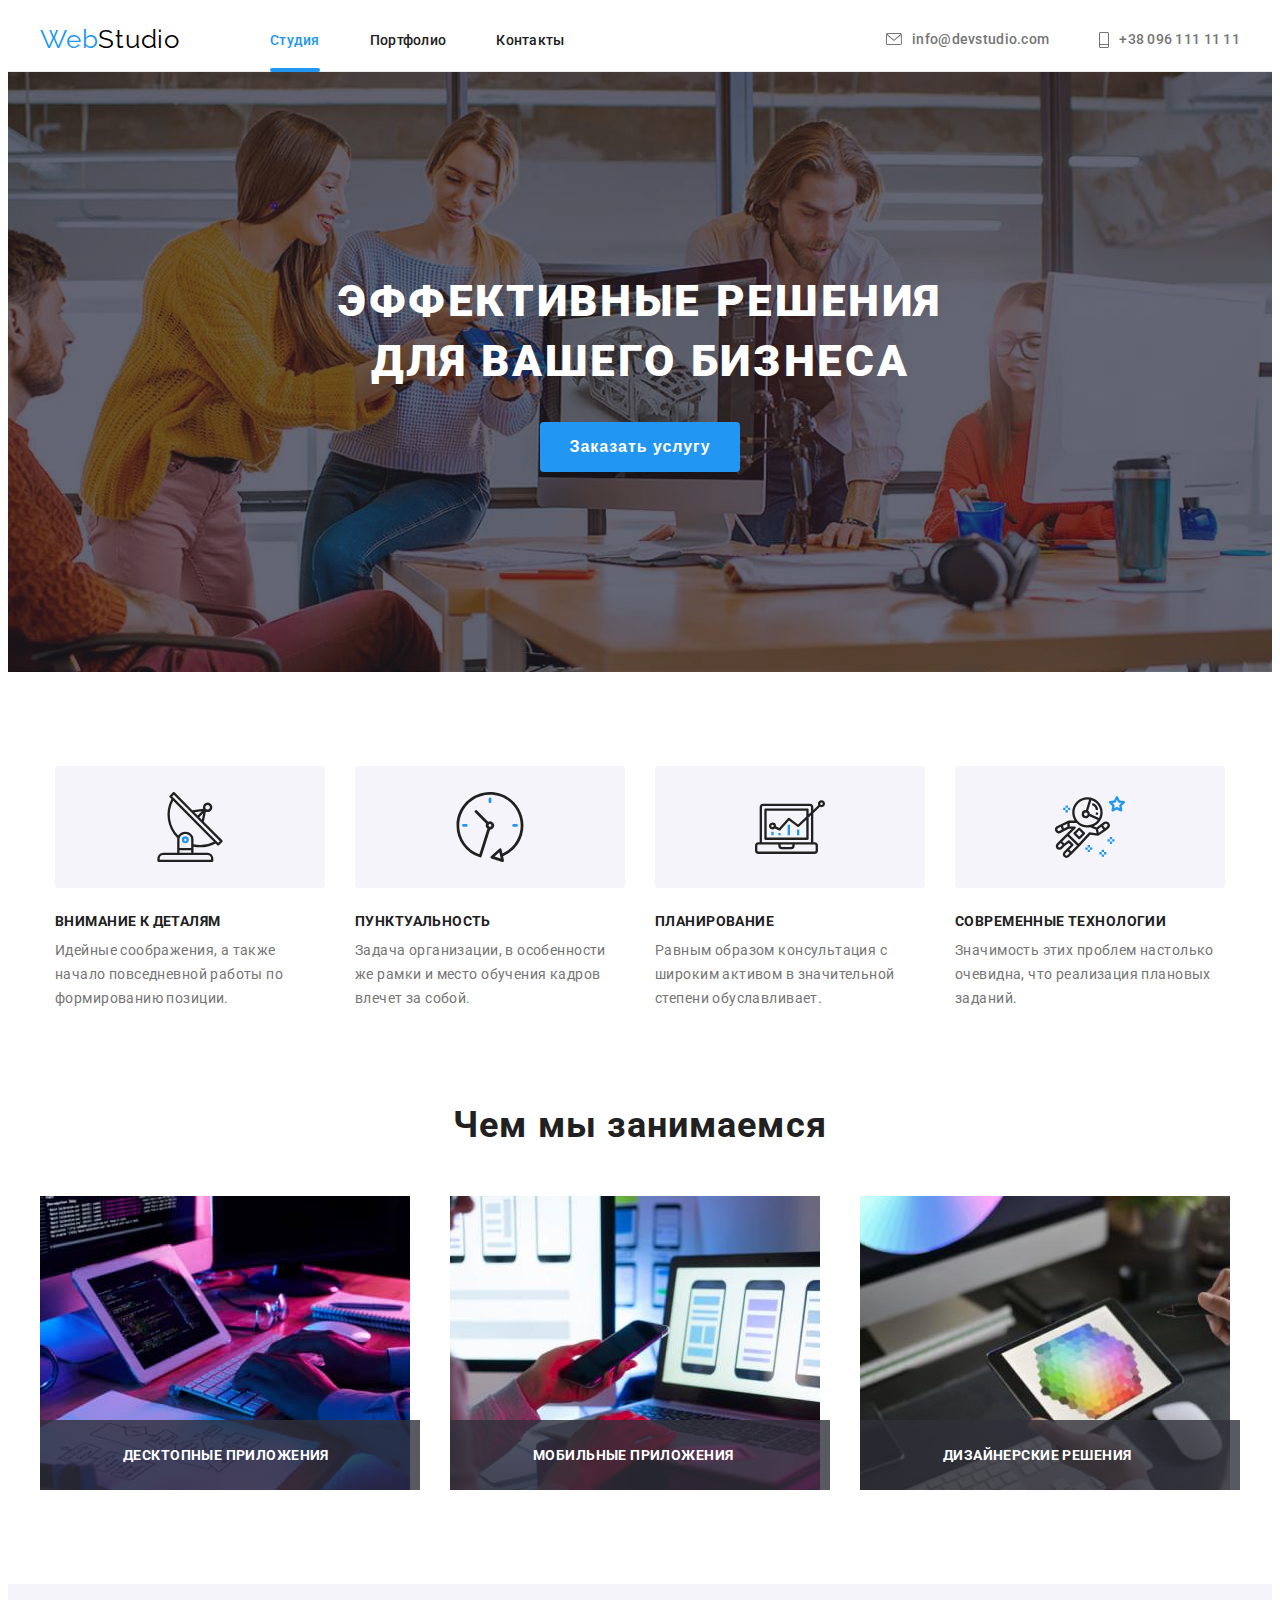
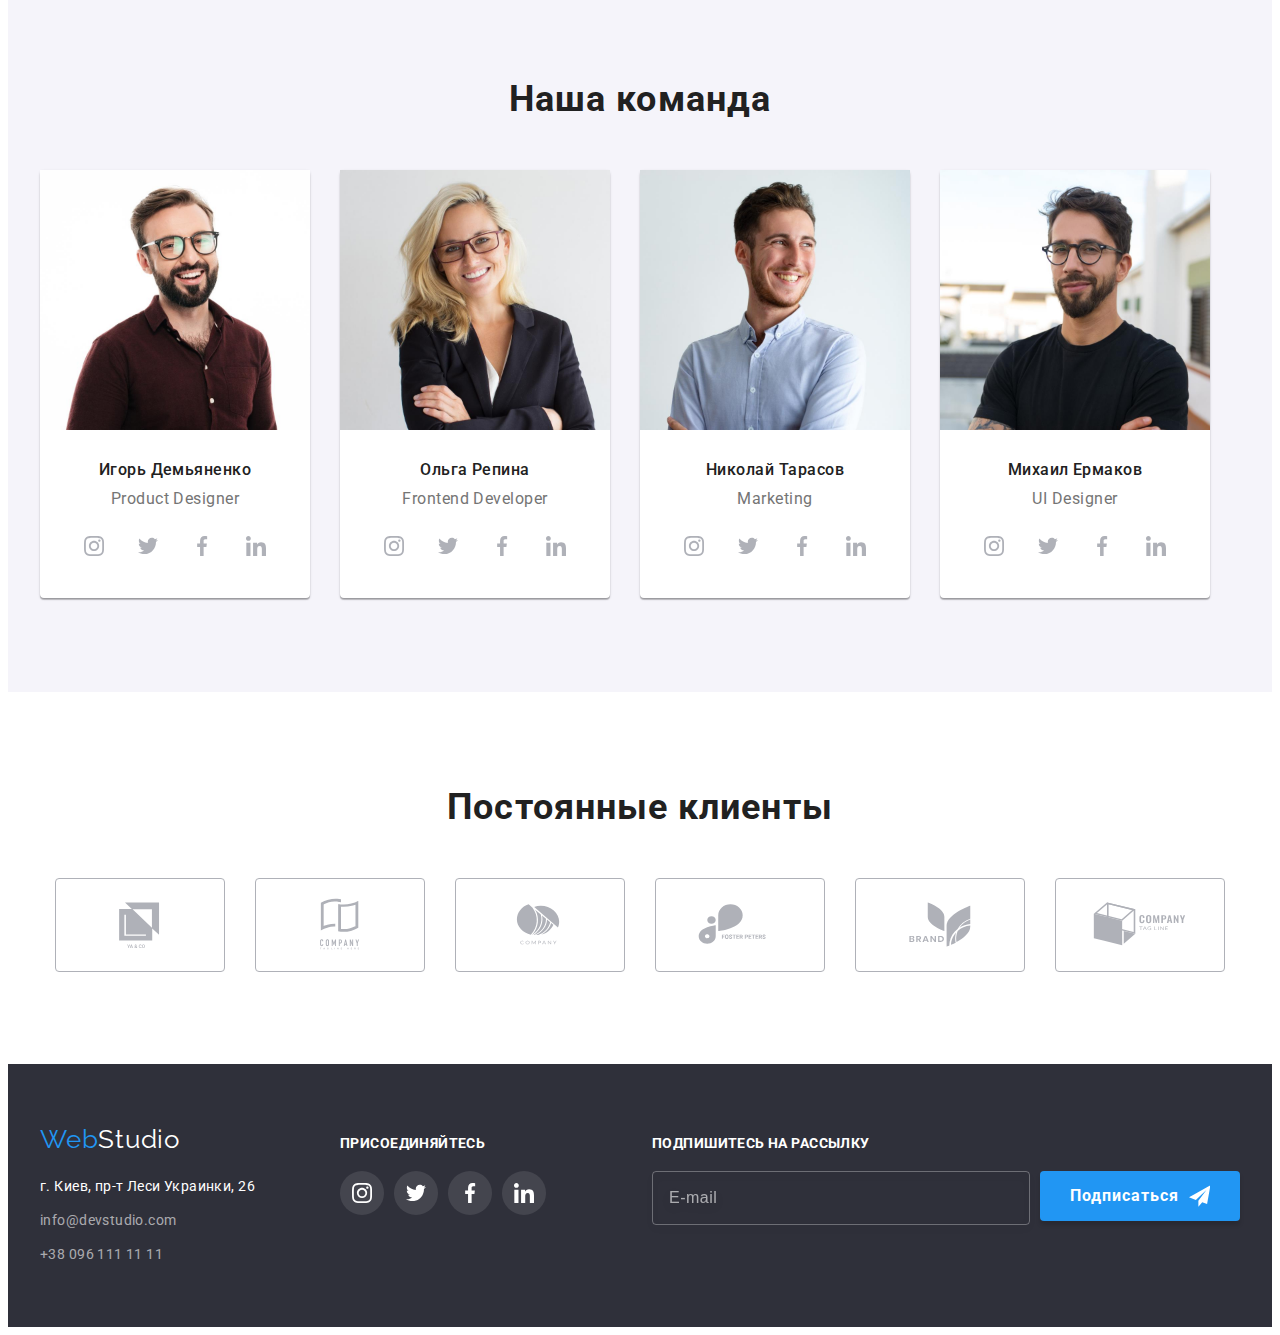
<file: index.html>
<!DOCTYPE html>
<html lang="ru">
<head>
    <meta charset="UTF-8">
    <meta http-equiv="X-UA-Compatible" content="IE=edge">
    <meta name="viewport" content="width=device-width, initial-scale=1.0">
    <title>Webstudio &#128640;</title>
    <link rel="preconnect" href="https://fonts.googleapis.com">
    <link rel="preconnect" href="https://fonts.gstatic.com" crossorigin>
    <link href="https://fonts.googleapis.com/css2?family=Raleway:wght@700&family=Roboto:wght@400;500;700;900&display=swap"
        rel="stylesheet">
    <link rel="stylesheet" href="https://cdnjs.cloudflare.com/ajax/libs/modern-normalize/1.1.0/modern-normalize.min.css"
        integrity="sha512-wpPYUAdjBVSE4KJnH1VR1HeZfpl1ub8YT/NKx4PuQ5NmX2tKuGu6U/JRp5y+Y8XG2tV+wKQpNHVUX03MfMFn9Q=="
        crossorigin="anonymous" referrerpolicy="no-referrer" />
    <!-- <link rel="stylesheet" href="./css/styles.css" /> -->
    <link rel="stylesheet" href="./css/main.min.css" />

</head>
<body>
    <header class="header">
        <div class="container">
    <a class="logo header__logo link" href="/">
                    <p lang="en"><span class="logo__blue link">Web</span>Studio</p>
                </a>
        <nav class="nav">
            <ul class="nav__list list">
                <li class="nav__item"> <a class="nav__link link current" href="./index.html">Студия</a></li>
                <li class="nav__item"> <a class="nav__link link" href="./portfolio.html">Портфолио</a></li>
                <li class="nav__item"> <a class="nav__link link" href="#contacts">Контакты</a></li>
            </ul>
        </nav>
        <div class="connect header__connect">
        <a href="mailto:info@devstudio.com" class="connect__link link"> <svg class="connect__icon" width="16" height="12px">
            <use href="./img/svg/icons.svg#icon-envelope"></use> </svg> info@devstudio.com</a>
        <a href="tel:+380961111111" class="connect__tel link"> <svg class="connect__icon" width="10" height="16px">
            <use href="./img/svg/icons.svg#icon-smartphone"></use>
        </svg> +38 096 111 11 11</a>
        </div>
                <button type="button" class="header-open-button"> <svg class="header-open-icon" width="40" height="40px">
                        <use href="./img/svg/icons.svg#icon-menu_40px"></use>
                    </svg></button>
                <div class="mob is-hidden">
                <button type="button" class="mob-button"> <svg class="mob-icon" width="40" height="40px">
                    <use href="./img/svg/icons.svg#icon-close_40px"></use>
                  </svg></button>
                    <div class="mobcontent">
                    <nav class="mob__nav">
                        <ul class="mob__navlist list">
                            <li class="mob__navitem"> <a class="mob__navlink link current" href="./index.html">Студия</a></li>
                            <li class="mob__navitem"> <a class="mob__navlink link" href="./portfolio.html">Портфолио</a></li>
                            <li class="mob__navitem"> <a class="mob__navlink link" href="#contacts">Контакты</a></li>
                        </ul>
                    </nav>
                    <div class="mob__connect header__connect">
                        <a href="tel:+380961111111" class="mob__tel link"> +38 096 111 11 11</a>
                        <a href="mailto:info@devstudio.com" class="mob__link link">  info@devstudio.com</a>
                    <ul class="social-mob__list list">
                        <li class="social-mob__item">
                            <a href="/" class="social-mob__link link">Instagram</a>
                        </li>
                        <li class="social-mob__item">
                            <a href="/" class="social-mob__link link">Twitter</a>
                        </li>
                        <li class="social-mob__item">
                            <a href="/" class="social-mob__link link">Facebook</a>
                        </li>
                        <li class="social-mob__item">
                            <a href="/" class="social-mob__link link">LinkedIn</a>
                        </li>
                    </ul>
                        </div>
                    </div>

                </div>
        </div>
    </header>
    <main>
        <section class="top">
            <div class="container">
            <h1 class="top__title">Эффективные решения <br> для вашего бизнеса</h1>
            <button class="top__button" data-modal-open>Заказать услугу</button>
            </div>
        </section>
        <section class="features">
            <div class="container">
                <ul class="features__list list">
                    <li class="features__item feature-icon-1">
                        <h3 class="features__title">Внимание к деталям</h3>
                        <p class="features__text">Идейные соображения, а также начало повседневной работы по формированию позиции.</p>
                    </li>
                    <li class="features__item feature-icon-2">
                        <h3 class="features__title">Пунктуальность</h3>
                        <p class="features__text">Задача организации, в особенности же рамки и место обучения кадров влечет за собой.</p>
                    </li>
                    <li class="features__item  feature-icon-3">
                        <h3 class="features__title">Планирование</h3>
                        <p class="features__text">Равным образом консультация с широким активом в значительной степени обуславливает.</p>
                    </li>
                    <li class="features__item  feature-icon-4">
                        <h3 class="features__title">Современные технологии</h3>
                        <p class="features__text">Значимость этих проблем настолько очевидна, что реализация плановых заданий.</p>
                    </li>
                </ul>
        </section>
        <section class="wwd">
            <div class="container">
            <h2 class="wwd__title">Чем мы занимаемся</h2>
                <ul class="wwd__list list">
                    <li class="wwd__item">
                        <h class="wwd__text">Десктопные приложения</h>
                        <img class="wwd__img" src="./img/box-1.jpg" alt="человек печатает1" width="370" height="294">
                    </li>
                    <li class="wwd__item">
                        <h class="wwd__text">Мобильные приложения</h>
                        <img class="wwd__img" src="./img/box-2.jpg" alt="человек печатает2" width="370" height="294">
                    </li>
                    <li class="wwd__item">
                        <h class="wwd__text">Дизайнерские решения</h>
                        <img class="wwd__img" src="./img/box-3.jpg" alt="человек печатает3" width="370" height="294">
                    </li>
                </ul>
                </div>
            </section>
        <section class="team">
            <div class="container">
            <h2 class="team__title">Наша команда</h2>
            <ul class="team__list list">
                <li class="team__item">
                    <picture>
                        <source
                        srcset="./img/img-1-des.jpg 1x, ./img/img-1-des-2x.jpg 2x"
                        @media="(min-width: 1200px)"/>
                        <source srcset="./img/img-1-tab.jpg 1x, ./img/img-1-tab-2x.jpg 2x"
                        @media="(min-width: 768px)" />
                        <source srcset="./img/img-1-mob.jpg 1x, ./img/img-1-mob-2x.jpg 2x"
                        @media="(min-width: 480px)" />
                    </picture>
                    <img src="./img/img-1-des.jpg" alt="член команды1">
                    <div class="who">
                    <h3 class="who__title">Игорь Демьяненко</h3>
                    <p class="who__text">Product Designer</p>
                    </div>
                    <ul class="soc-list team__soc list">
                        <li class="soc-list__icon"> <a href="" class="soc-list__link link"><svg class="soc-list__pic" width="20px" height="20px">
                            <use href="./img/svg/icons.svg#icon-instagram"></use>
                        </svg></a></li>
                        <li class="soc-list__icon"><a href="" class="soc-list__link link"><svg class="soc-list__pic" width="20px" height="20px">
                            <use href="./img/svg/icons.svg#icon-twitter"></use>
                        </svg></a></li>
                        <li class="soc-list__icon"><a href="" class="soc-list__link link"><svg class="soc-list__pic" width="20px" height="20px">
                            <use href="./img/svg/icons.svg#icon-facebook"></use>
                        </svg></a></li>
                        <li class="soc-list__icon"><a href="" class="soc-list__link link"><svg class="soc-list__pic" width="20px" height="20px">
                            <use href="./img/svg/icons.svg#icon-linkedin"></use>
                        </svg></a></li>
                    </ul>
                </li>
                <li class="team__item">
                    <picture>
                        <source srcset="./img/img-2-des.jpg 1x, ./img/img-2-des-2x.jpg 2x" @media="(min-width: 1200px)"/>
                        <source srcset="./img/img-2-tab.jpg 1x, ./img/img-2-tab-2x.jpg 2x" @media="(min-width: 768px)"/>
                        <source srcset="./img/img-2-mob.jpg 1x, ./img/img-2-mob-2x.jpg 2x" @media="(min-width: 480px)"/>
                    </picture>
                    <img src="./img/img-2.jpg" alt="член команды2">
                    <div class="who">
                    <h3 class="who__title">Ольга Репина</h3>
                    <p class="who__text">Frontend Developer</p>
                    </div>
                    <ul class="soc-list team__soc list">
                        <li class="soc-list__icon">
                            <a href="" class="soc-list__link link">
                                <svg class="soc-list__pic" width="20px" height="20px">
                                    <use href="./img/svg/icons.svg#icon-instagram"></use>
                                </svg></a>
                        </li>
                        <li class="soc-list__icon"><a href="" class="soc-list__link link"><svg class="soc-list__pic" width="20px"
                                    height="20px">
                                    <use href="./img/svg/icons.svg#icon-twitter"></use>
                                </svg></a></li>
                        <li class="soc-list__icon"><a href="" class="soc-list__link link"><svg class="soc-list__pic" width="20px"
                                    height="20px">
                                    <use href="./img/svg/icons.svg#icon-facebook"></use>
                                </svg></a></li>
                        <li class="soc-list__icon"><a href="" class="soc-list__link link"><svg class="soc-list__pic" width="20px"
                                    height="20px">
                                    <use href="./img/svg/icons.svg#icon-linkedin"></use>
                                </svg></a></li>
                    </ul>
                </li>
                <li class="team__item">
                    <img src="./img/img-3.jpg" alt="член команды3">
                    <div class="who">
                    <h3 class="who__title">Николай Тарасов</h3>
                    <p class="who__text">Marketing</p>
                    </div>
                    <ul class="soc-list team__soc list">
                        <li class="soc-list__icon">
                            <a href="" class="soc-list__link link">
                                <svg class="soc-list__pic" width="20px" height="20px">
                                    <use href="./img/svg/icons.svg#icon-instagram"></use>
                                </svg></a>
                        </li>
                        <li class="soc-list__icon"><a href="" class="soc-list__link link"><svg class="soc-list__pic" width="20px"
                                    height="20px">
                                    <use href="./img/svg/icons.svg#icon-twitter"></use>
                                </svg></a></li>
                        <li class="soc-list__icon"><a href="" class="soc-list__link link"><svg class="soc-list__pic" width="20px"
                                    height="20px">
                                    <use href="./img/svg/icons.svg#icon-facebook"></use>
                                </svg></a></li>
                        <li class="soc-list__icon"><a href="" class="soc-list__link link"><svg class="soc-list__pic" width="20px"
                                    height="20px">
                                    <use href="./img/svg/icons.svg#icon-linkedin"></use>
                                </svg></a></li>
                    </ul>
                </li>
                <li class="team__item">
                    <img src="./img/img-4.jpg" alt="член команды4">
                    <div class="who">
                    <h3 class="who__title">Михаил Ермаков</h3>
                    <p class="who__text">UI Designer</p>
                    </div>
                    <ul class="soc-list team__soc list">
                        <li class="soc-list__icon"> <a href="" class="soc-list__link link"><svg class="soc-list__pic" width="20px"
                                    height="20px">
                                    <use href="./img/svg/icons.svg#icon-instagram"></use>
                                </svg></a></li>
                        <li class="soc-list__icon"><a href="" class="soc-list__link link"><svg class="soc-list__pic" width="20px"
                                    height="20px">
                                    <use href="./img/svg/icons.svg#icon-twitter"></use>
                                </svg></a></li>
                        <li class="soc-list__icon"><a href="" class="soc-list__link link"><svg class="soc-list__pic" width="20px"
                                    height="20px">
                                    <use href="./img/svg/icons.svg#icon-facebook"></use>
                                </svg></a></li>
                        <li class="soc-list__icon"><a href="" class="soc-list__link link"><svg class="soc-list__pic" width="20px"
                                    height="20px">
                                    <use href="./img/svg/icons.svg#icon-linkedin"></use>
                                </svg></a></li>
                    </ul>
                </li>
            </ul>
            </div>
        </section>
        <section class="partners">
            <div class="container">
                <h2 class="partners__title">Постоянные клиенты</h2>
                    <ul class="partners__list list">
                        <il class="partners__item"><a href="" class="partners__link link"><svg class="partners__icon" width="106px" height="60px">
                            <use href="./img/svg/icons.svg#icon-Logo1"></use>
                        </svg></a></il>
                        <il class="partners__item"><a href="" class="partners__link link"><svg class="partners__icon" width="106px" height="60px">
                            <use href="./img/svg/icons.svg#icon-Logo2"></use>
                        </svg></a></il>
                        <il class="partners__item"><a href="" class="partners__link link"><svg class="partners__icon" width="106px" height="60px">
                            <use href="./img/svg/icons.svg#icon-Logo3"></use>
                        </svg></a></il>
                        <il class="partners__item"><a href="" class="partners__link link"><svg class="partners__icon" width="106px" height="60px">
                            <use href="./img/svg/icons.svg#icon-Logo4"></use>
                        </svg></a></il>
                        <il class="partners__item"><a href="" class="partners__link link"><svg class="partners__icon" width="106px" height="60px">
                            <use href="./img/svg/icons.svg#icon-Logo5"></use>
                        </svg></a></il>
                        <il class="partners__item"><a href="" class="partners__link link"><svg class="partners__icon" width="106px" height="60px">
                            <use href="./img/svg/icons.svg#icon-Logo6"></use>
                        </svg></a></il>
                    </ul>
            </div>
        </section>
    </main>
    <footer class="footer">
        <div class="container footer-info">
            <div class="contacts">
              <div class="contacts-soc">
                <a class="logo footer-logo link" href="/">
                    <p lang="en"><span class="logo__blue link">Web</span>Studio</p>
                </a>
                <address class="address footer__address" id="contacts">
                    <ul class="address__list list">
                        <li class="address__item"><a class="address__location link" href="https://goo.gl/maps/YJ5V9x83WiAXV78t8" target="_blank" rel="noopener nofollow noreferrer">г. Киев, пр-т Леси Украинки, 26</a></li>
                        <li class="address__item"><a class="address__mail link" href="mailto:info@devstudio.com">info@devstudio.com</a></li>
                        <li class="address__item"><a class="address__tel link" href="tel:+380961111111">+38 096 111 11 11</a></li>
                    </ul>
                                    </address>
          </div>
            <div class="social">
                <h3 class="social__title">присоединяйтесь</h3>
                <ul class="soc-list list">
                    <li class="soc-list__icon"> <a href="" class="soc-list__link footer__soclink link"><svg class="soc-list__pic footer__pic" width="20px"
                                height="20px">
                                <use href="./img/svg/icons.svg#icon-instagram"></use>
                            </svg></a></li>
                    <li class="soc-list__icon"><a href="" class="soc-list__link footer__soclink link"><svg class="soc-list__pic footer__pic" width="20px"
                                height="20px">
                                <use href="./img/svg/icons.svg#icon-twitter"></use>
                            </svg></a></li>
                    <li class="soc-list__icon"><a href="" class="soc-list__link footer__soclink link"><svg class="soc-list__pic footer__pic" width="20px"
                                height="20px">
                                <use href="./img/svg/icons.svg#icon-facebook"></use>
                            </svg></a></li>
                    <li class="soc-list__icon"><a href="" class="soc-list__link footer__soclink link"><svg class="soc-list__pic footer__pic" width="20px"
                                height="20px">
                                <use href="./img/svg/icons.svg#icon-linkedin"></use>
                            </svg></a></li>
                </ul>
            </div>
                        </div>

                <div class="subscribe">
                    <p class="subscribe__title">Подпишитесь на рассылку</p>
                        <div class="subscribe__field">
                            <input type="email" name="footer-name" class="subscribe__input" placeholder="E-mail" >
                            <button type="submit" class="subscribe__button">Подписаться <svg class="subscribe__icon" width="24" height="24">
                            <use href="./img/svg/icons.svg#icon-plane"></use>
                            </svg></button>                       
                        </div>
                </div>
                            </div>
    </footer>
    <div class="backdrop is-hidden" data-modal>        
        <div class="modal">
            <button class="close-modal-button" data-modal-close>
                <svg class="link-icon-close">
                    <use href="./img/svg/icons.svg#icon-close-black"></use>
                </svg>
            </button>
                <p class="modal-title">Оставьте свои данные, мы вам перезвоним</p>
            <form class="modal-form">
                <div class="modal-field">
                <label class="modal-label" for="name">Имя</label>
                <div class="modal-wrap">
                <input type="text" name="user-name" class="modal-input" id="name" />
                <svg class="form-icon" width="18px" height="18px">
                    <use href="./img/svg/icons.svg#icon-person"></use>
                </svg>
                </div>
                </div>
                <div class="modal-field">
                <label class="modal-label" for="tel">Телефон</label>
                <div class="modal-wrap">
                <input type="tel" name="user-tel" class="modal-input" id="tel"/>
                <svg class="form-icon" width="18px" height="18px">
                    <use href="./img/svg/icons.svg#icon-tel"></use>
                </svg>
                </div>
                </div>
                <div class="modal-field">
                <label class="modal-label" for="mail">Почта</label>
                <div class="modal-wrap">
                <input type="email" name="user-email" class="modal-input" id="mail"/>
                <svg class="form-icon" width="18px" height="18px">
                    <use href="./img/svg/icons.svg#icon-mail"></use>
                </svg>
                </div>
                </div>
                <div class="modal-field">
                <label class="modal-label" for="comment">Комментарий</label>
                <textarea name="user-comment" class="modal-input-comment" id="comment" placeholder="Введите текст"></textarea>
                </div>
                <div class="modal-field">
                <input type="checkbox" name="policy" id="policy" class="modal-check visually-hidden" >
                <label for="policy" class="policy">
                    <span>
                    <svg class="check-icon" width="11px" height="8px">
                        <use href="./img/svg/icons.svg#icon-placeok"></use>
                    </svg>
                    </span>Соглашаюсь с рассылкой и принимаю
                    <a class="modal-policy-link" href="">Условия договора</a>
                    
                </label>
                                </div>
                <button type="submit" class="modal-button">Oтправить</button>
                
            </form>
        </div>
    </div>
    </div>
    <script src="./js/modal.js"></script>
    <script src="./js/menu.js"></script>
</body>
</html>
</file>
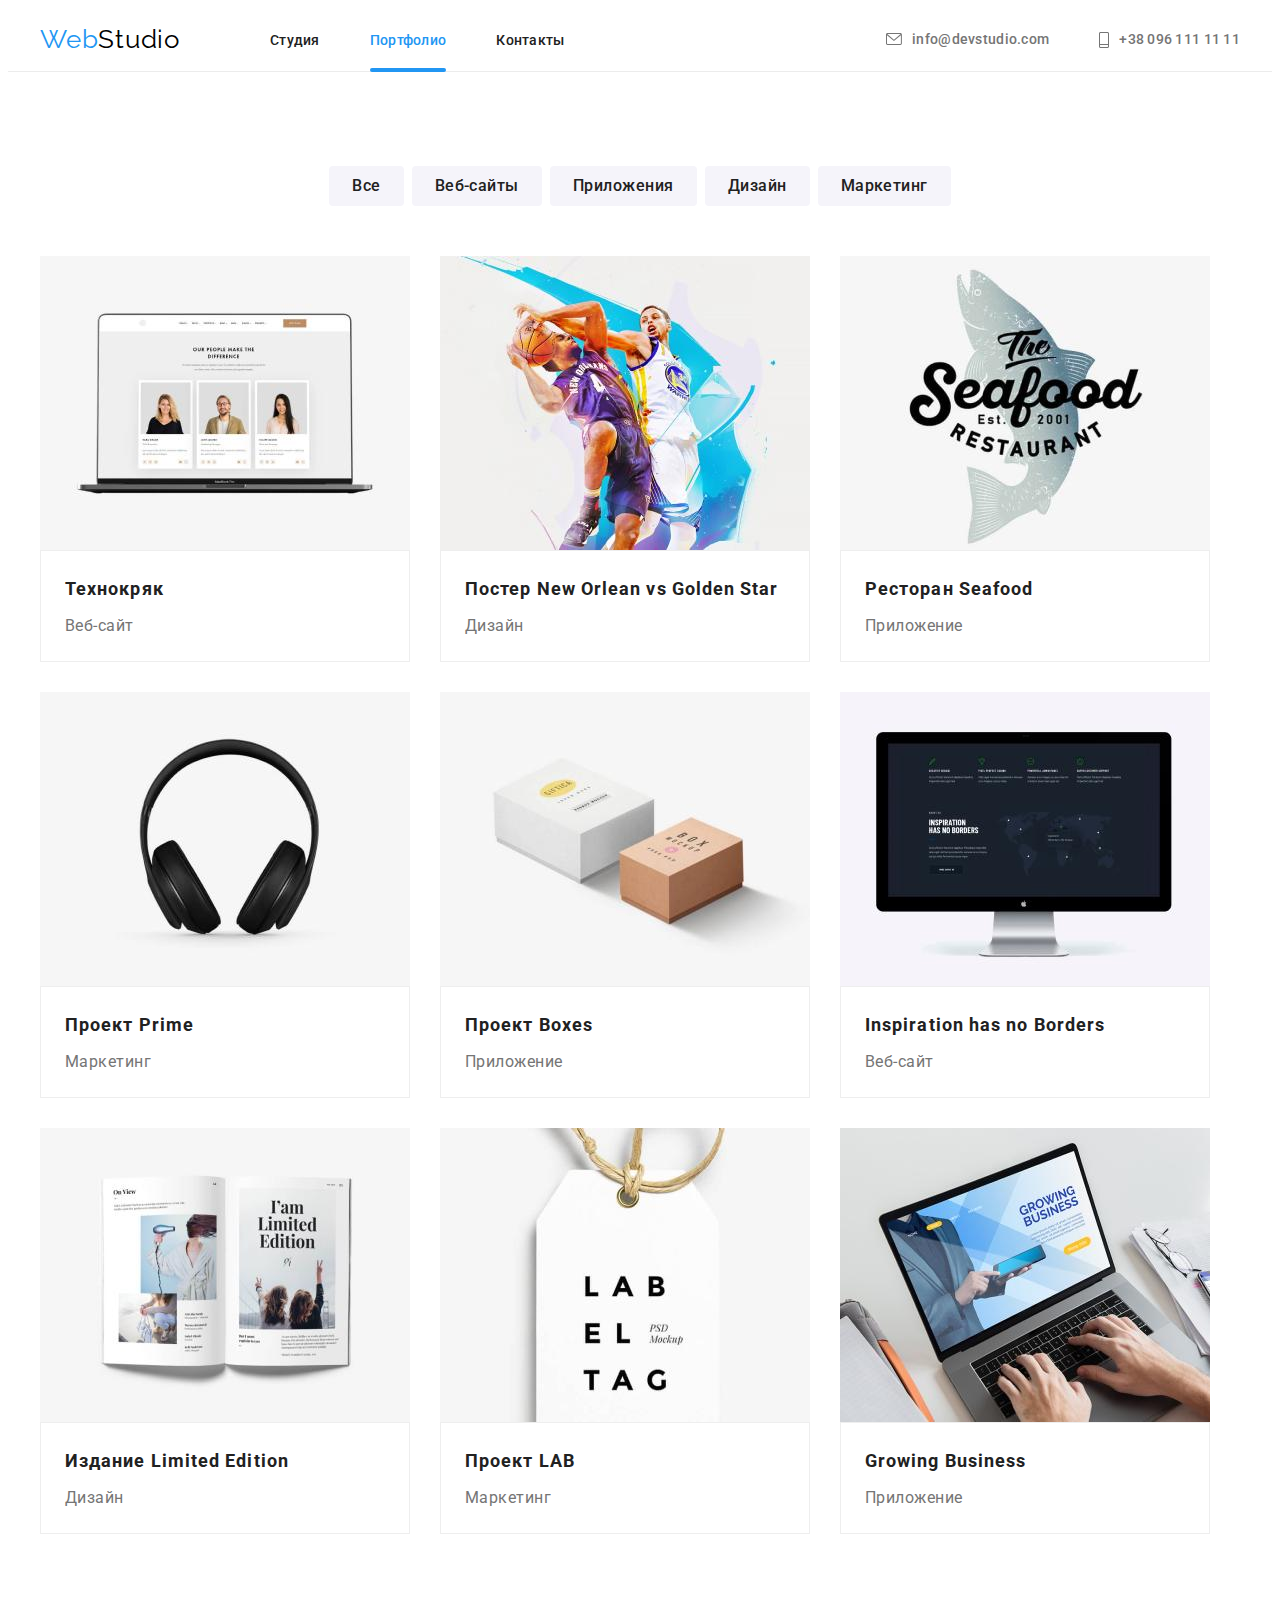
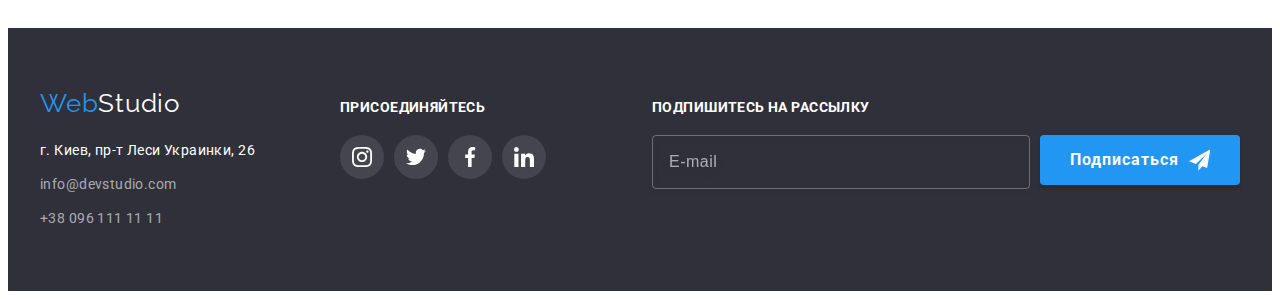
<file: portfolio.html>
<!DOCTYPE html>
<html lang="ru">
<head>
    <meta charset="UTF-8">
    <meta http-equiv="X-UA-Compatible" content="IE=edge">
    <meta name="viewport" content="width=device-width, initial-scale=1.0">
    <title>Webstudio &#128640;</title>
    <link rel="preconnect" href="https://fonts.googleapis.com">
    <link rel="preconnect" href="https://fonts.gstatic.com" crossorigin>
    <link href="https://fonts.googleapis.com/css2?family=Raleway:wght@700&family=Roboto:wght@400;500;700;900&display=swap"
        rel="stylesheet">
    <link rel="stylesheet" href="https://cdnjs.cloudflare.com/ajax/libs/modern-normalize/1.1.0/modern-normalize.min.css"
        integrity="sha512-wpPYUAdjBVSE4KJnH1VR1HeZfpl1ub8YT/NKx4PuQ5NmX2tKuGu6U/JRp5y+Y8XG2tV+wKQpNHVUX03MfMFn9Q=="
        crossorigin="anonymous" referrerpolicy="no-referrer" />
    <!-- <link rel="stylesheet" href="./css/styles.css" /> -->
        <link rel="stylesheet" href="./css/main.min.css" />

</head>
<body>
    <header class="header">
      <div class="container">
        <a class="logo header__logo link" href="/">
          <p lang="en"><span class="logo__blue link">Web</span>Studio</p>
        </a>
        <nav class="nav">
          <ul class="nav__list list">
            <li class="nav__item"> <a class="nav__link link" href="./index.html">Студия</a></li>
            <li class="nav__item"> <a class="nav__link link current" href="./portfolio.html">Портфолио</a></li>
            <li class="nav__item"> <a class="nav__link link" href="#contacts">Контакты</a></li>
          </ul>
        </nav>
        <div class="connect header__connect">
          <a href="mailto:info@devstudio.com" class="connect__link link"> <svg class="connect__icon" width="16"
              height="12px">
              <use href="./img/svg/icons.svg#icon-envelope"></use>
            </svg> info@devstudio.com</a>
          <a href="tel:+380961111111" class="connect__tel link"> <svg class="connect__icon" width="10" height="16px">
              <use href="./img/svg/icons.svg#icon-smartphone"></use>
            </svg> +38 096 111 11 11</a>
        </div>
        <button type="button" class="header-open-button"> <svg class="header-open-icon" width="40" height="40px">
            <use href="./img/svg/icons.svg#icon-menu_40px"></use>
          </svg></button>
        <div class="mob is-hidden">
          <button type="button" class="mob-button"> <svg class="mob-icon" width="40" height="40px">
              <use href="./img/svg/icons.svg#icon-close_40px"></use>
            </svg></button>
          <div class="mobcontent">
            <nav class="mob__nav">
              <ul class="mob__navlist list">
                <li class="mob__navitem"> <a class="mob__navlink link current" href="./index.html">Студия</a></li>
                <li class="mob__navitem"> <a class="mob__navlink link" href="./portfolio.html">Портфолио</a></li>
                <li class="mob__navitem"> <a class="mob__navlink link" href="#contacts">Контакты</a></li>
              </ul>
            </nav>
            <div class="mob__connect header__connect">
              <a href="tel:+380961111111" class="mob__tel link"> +38 096 111 11 11</a>
              <a href="mailto:info@devstudio.com" class="mob__link link"> info@devstudio.com</a>
              <ul class="social-mob__list list">
                <li class="social-mob__item">
                  <a href="/" class="social-mob__link link">Instagram</a>
                </li>
                <li class="social-mob__item">
                  <a href="/" class="social-mob__link link">Twitter</a>
                </li>
                <li class="social-mob__item">
                  <a href="/" class="social-mob__link link">Facebook</a>
                </li>
                <li class="social-mob__item">
                  <a href="/" class="social-mob__link link">LinkedIn</a>
                </li>
              </ul>
            </div>
          </div>
    
        </div>
      </div>
    </header>
    <main>
        <section class="gallery">
            <div class="container">
            <h2 class="visually-hidden">Галерея</h2>
            <ul class="gallery-buttons-list list">
                <li class="gallery-buttons-item"> <button type="button" class="gallery-buttons-link link" href="">Все</button></li>
                <li class="gallery-buttons-item"> <button type="button" class="gallery-buttons-link link" href="">Веб-сайты</button></li>
                <li class="gallery-buttons-item"> <button type="button" class="gallery-buttons-link link" href="">Приложения</button></li>
                <li class="gallery-buttons-item"> <button type="button" class="gallery-buttons-link link" href="">Дизайн</button></li>
                <li class="gallery-buttons-item"> <button type="button" class="gallery-buttons-link link" href="">Маркетинг</button></li>
            </ul>
            <ul class="gallery-list list">
                <li class="gallery-item">
                    <div class="gallery-thumb">
                    <img src="./img/gal1.jpg" alt="example1" width="370" height="294">
                    <p class="gallery-thumb-text">Ресурс предлагает комплексные предложения с разным уровнем функционала и сервисов. Все это позволит посетителю получить
                    исчерпывающие сведения о компании или частном лице.</p>
                    </div>
                    <div class="gallery-text">
                    <h3 class="gallery-item-title">Технокряк</h3>
                    <p class="gallery-item-text">Веб-сайт</p>
                    </div>
                </li>
                <li class="gallery-item">
                    <div class="gallery-thumb">
                    <img src="./img/gal2.jpg" alt="example2" width="370" height="294">
                    <p class="gallery-thumb-text">Ресурс предлагает комплексные предложения с разным уровнем функционала и сервисов. Все это
                        позволит посетителю получить
                        исчерпывающие сведения о компании или частном лице.</p>
                    </div>
                    <div class="gallery-text">
                    <h3 class="gallery-item-title">Постер New Orlean vs Golden Star</h3>
                    <p class="gallery-item-text">Дизайн</p>
                    </div>
                </li>
                <li class="gallery-item">
                    <div class="gallery-thumb">
                    <img src="./img/gal3.jpg" alt="example3" width="370" height="294">
                    <p class="gallery-thumb-text">Ресурс предлагает комплексные предложения с разным уровнем функционала и сервисов. Все это
                        позволит посетителю получить
                        исчерпывающие сведения о компании или частном лице.</p>
                    </div>
                    <div class="gallery-text">
                    <h3 class="gallery-item-title">Ресторан Seafood</h3>
                    <p class="gallery-item-text">Приложение</p>
                    </div>
                </li>
                <li class="gallery-item">
                    <div class="gallery-thumb">
                    <img src="./img/gal4.jpg" alt="example4" width="370" height="294">
                    <p class="gallery-thumb-text">Ресурс предлагает комплексные предложения с разным уровнем функционала и сервисов. Все это
                        позволит посетителю получить
                        исчерпывающие сведения о компании или частном лице.</p>
                    </div>
                    <div class="gallery-text">
                    <h3 class="gallery-item-title">Проект Prime</h3>
                    <p class="gallery-item-text">Маркетинг</p>
                    </div>
                </li>
                <li class="gallery-item">
                    <div class="gallery-thumb">
                    <img src="./img/gal5.jpg" alt="example5" width="370" height="294">
                    <p class="gallery-thumb-text">Ресурс предлагает комплексные предложения с разным уровнем функционала и сервисов. Все это
                        позволит посетителю получить
                        исчерпывающие сведения о компании или частном лице.</p>
                    </div>
                    <div class="gallery-text">
                    <h3 class="gallery-item-title">Проект Boxes</h3>
                    <p class="gallery-item-text">Приложение</p>
                    </div>
                </li>
                <li class="gallery-item">
                    <div class="gallery-thumb">
                    <img src="./img/gal6.jpg" alt="example6" width="370" height="294">
                    <p class="gallery-thumb-text">Ресурс предлагает комплексные предложения с разным уровнем функционала и сервисов. Все это
                        позволит посетителю получить
                        исчерпывающие сведения о компании или частном лице.</p>
                    </div>
                    <div class="gallery-text">
                    <h3 lang="en" class="gallery-item-title">Inspiration has no Borders</h3>
                    <p class="gallery-item-text">Веб-сайт</p>
                    </div>
                </li>
                <li class="gallery-item">
                    <div class="gallery-thumb">
                    <img src="./img/gal7.jpg" alt="example7" width="370" height="294">
                    <p class="gallery-thumb-text">Ресурс предлагает комплексные предложения с разным уровнем функционала и сервисов. Все это
                        позволит посетителю получить
                        исчерпывающие сведения о компании или частном лице.</p>
                    </div>
                    <div class="gallery-text">
                    <h3 class="gallery-item-title">Издание Limited Edition</h3>
                    <p class="gallery-item-text">Дизайн</p>
                    </div>
                </li>
                <li class="gallery-item">
                    <div class="gallery-thumb">
                    <img src="./img/gal8.jpg" alt="example8" width="370" height="294">
                    <p class="gallery-thumb-text">Ресурс предлагает комплексные предложения с разным уровнем функционала и сервисов. Все это
                        позволит посетителю получить
                        исчерпывающие сведения о компании или частном лице.</p>
                    </div>
                    <div class="gallery-text">
                    <h3 class="gallery-item-title">Проект LAB</h3>
                    <p class="gallery-item-text">Маркетинг</p>
                    </div>
                </li>
                <li class="gallery-item">
                    <div class="gallery-thumb">
                    <img src="./img/gal9.jpg" alt="example9" width="370" height="294">
                    <p class="gallery-thumb-text">Ресурс предлагает комплексные предложения с разным уровнем функционала и сервисов. Все это
                        позволит посетителю получить
                        исчерпывающие сведения о компании или частном лице.</p>
                    </div>
                    <div class="gallery-text">
                    <h3 lang="en" class="gallery-item-title">Growing Business</h3>
                    <p class="gallery-item-text">Приложение</p>
                    </div>
                </li>
            </ul>
            </div>
        </section>
    </main>
    <footer class="footer">
      <div class="container footer-info">
        <div class="contacts">
          <div class="contacts-soc">
            <a class="logo footer-logo link" href="/">
              <p lang="en"><span class="logo__blue link">Web</span>Studio</p>
            </a>
            <address class="address footer__address" id="contacts">
              <ul class="address__list list">
                <li class="address__item"><a class="address__location link" href="https://goo.gl/maps/YJ5V9x83WiAXV78t8"
                    target="_blank" rel="noopener nofollow noreferrer">г. Киев, пр-т Леси Украинки, 26</a></li>
                <li class="address__item"><a class="address__mail link"
                    href="mailto:info@devstudio.com">info@devstudio.com</a></li>
                <li class="address__item"><a class="address__tel link" href="tel:+380961111111">+38 096 111 11 11</a></li>
              </ul>
            </address>
          </div>
          <div class="social">
            <h3 class="social__title">присоединяйтесь</h3>
            <ul class="soc-list list">
              <li class="soc-list__icon"> <a href="" class="soc-list__link footer__soclink link"><svg
                    class="soc-list__pic footer__pic" width="20px" height="20px">
                    <use href="./img/svg/icons.svg#icon-instagram"></use>
                  </svg></a></li>
              <li class="soc-list__icon"><a href="" class="soc-list__link footer__soclink link"><svg
                    class="soc-list__pic footer__pic" width="20px" height="20px">
                    <use href="./img/svg/icons.svg#icon-twitter"></use>
                  </svg></a></li>
              <li class="soc-list__icon"><a href="" class="soc-list__link footer__soclink link"><svg
                    class="soc-list__pic footer__pic" width="20px" height="20px">
                    <use href="./img/svg/icons.svg#icon-facebook"></use>
                  </svg></a></li>
              <li class="soc-list__icon"><a href="" class="soc-list__link footer__soclink link"><svg
                    class="soc-list__pic footer__pic" width="20px" height="20px">
                    <use href="./img/svg/icons.svg#icon-linkedin"></use>
                  </svg></a></li>
            </ul>
          </div>
        </div>
    
        <div class="subscribe">
          <p class="subscribe__title">Подпишитесь на рассылку</p>
          <div class="subscribe__field">
            <input type="email" name="footer-name" class="subscribe__input" placeholder="E-mail">
            <button type="submit" class="subscribe__button">Подписаться <svg class="subscribe__icon" width="24" height="24">
                <use href="./img/svg/icons.svg#icon-plane"></use>
              </svg></button>
          </div>
        </div>
      </div>
    </footer>
    <script src="./js/menu.js"></script>
</body>
</html>
</file>
<file: css/main.min.css>
:root{--main-text-color: #212121;--second-text-color: #2196f3;--typical-margin: 20px;--timing-animation: cubic-bezier(0.4, 0, 0.2, 1)}p,h1,h2,h3,h4,h5,h6{margin:0}ul,ol{margin:0;padding-left:0}button{cursor:pointer}img{display:block;max-width:100%;height:auto}body{font-family:"Roboto",sans-serif}.list{list-style:none}.link{text-decoration:none}.visually-hidden{position:absolute;white-space:nowrap;width:1px;height:1px;overflow:hidden;border:0;padding:0;clip:rect(0 0 0 0);clip-path:inset(50%);margin:-1px}.header .container{display:flex;align-items:center}.header{background-color:#fff;border-bottom:1px solid #ececec}.nav{display:none}@media screen and (min-width: 768px){.nav{display:flex}}.nav__item{max-height:80px}.nav__item:not(:last-child){margin-right:50px}.nav__link{font-weight:500;font-size:14px;line-height:1.1428571429;letter-spacing:.02em;color:var(--main-text-color);padding:24px 0px;position:relative;transition:250ms color var(--timing-animation)}.current{color:var(--second-text-color)}.current::after{position:absolute;content:"";display:none;width:100%;height:4px;left:0px;bottom:0px;border-radius:2px;background-color:var(--second-text-color);animation-name:grow;animation-duration:1100ms;animation-timing-function:var(--timing-animation);animation-delay:250ms;animation-fill-mode:forwards}@media screen and (min-width: 768px){.current::after{display:block}}@media screen and (min-width: 1200px){.current::after{display:block}}@keyframes grow{from{transform:scale(0)}to{transform:scale(1)}}.connect__link,.connect__tel{font-weight:500;font-size:14px;line-height:1.14;letter-spacing:.02em;color:#757575;display:flex;align-items:center;justify-content:center;transition:color 250ms cubic-bezier(0.4, 0, 0.2, 1)}.connect__link:hover,.connect__link:focus,.connect__tel:hover,.connect__tel:focus{color:var(--second-text-color);fill:var(--second-text-color)}.connect__icon{margin-right:10px;fill:currentColor;transition:250ms fill var(--timing-animation)}.connect__icon:hover,.connect__icon:focus{color:var(--second-text-color);fill:var(--second-text-color)}.nav__list{display:flex;align-items:center}.connect{display:none}@media screen and (min-width: 768px){.connect{display:flex;flex-direction:column;align-items:flex-start}}@media screen and (min-width: 1200px){.connect{flex-direction:row;align-items:center}}.header__connect{margin-left:auto}@media screen and (min-width: 768px){.connect__tel{margin-top:10px}}@media screen and (min-width: 1200px){.connect__tel{margin-left:50px;margin-top:0}}.header-open-button{display:block;margin-left:auto;border:none;background-color:#fff;padding:10px 0}@media screen and (min-width: 768px){.header-open-button{display:none}}.header-open-icon{fill:currentColor}.header-open-icon:hover{fill:var(--second-text-color)}@media screen and (min-width: 768px){.header-open-icon{display:none}}.mob{position:fixed;top:0;left:0;background-color:#fff;height:796vw;width:100%;z-index:1;opacity:1;transition:opacity 250ms var(--timing-animation)}.mob.is-hidden{visibility:hidden;opacity:0;pointer-events:none}.mobcontent{position:fixed;top:0;left:0;width:100%;height:800px;padding:48px 40px;display:flex;flex-direction:column;justify-content:space-between;height:100%;overflow-y:auto}.mob-button{position:fixed;top:10px;right:15px;padding:0;background-color:rgba(0,0,0,0);border:none;fill:currentColor;z-index:2}.mob-button:hover{fill:var(--second-text-color)}.mob__navlist{text-align:left}.mob__navitem{padding-bottom:32px}.mob__navitem:last-child{padding-bottom:0}.mob__navlink{font-weight:500;font-size:40px;line-height:1.175;letter-spacing:.02em;color:var(--main-text-color)}.mob__navlink:hover{fill:var(--second-text-color)}.mob__connect{margin-left:0}.mob__tel{font-weight:500;font-size:34px;line-height:1.1764705882;letter-spacing:.02em;color:#2196f3;padding-bottom:32px;display:block}.mob__link{font-weight:500;font-size:24px;line-height:1.1666666667;letter-spacing:.02em;color:#757575}.social-mob__list{display:flex;padding-top:64px}.social-mob__item+.social-mob__item{position:relative;margin-left:20px}.social-mob__item+.social-mob__item:first-child{margin-left:0}.social-mob__item+.social-mob__item::before{position:absolute;left:-10px;content:"";display:block;height:100%;border-right:1px solid rgba(33,33,33,.2)}.social-mob__item+.social-mob__item::before:first-child{border-right:none}.social-mob__link{font-weight:500;font-size:18px;line-height:1.22;letter-spacing:.02em;color:#2196f3}.top{background-color:#c4c4c4;padding:200px 0;background-image:linear-gradient(to right, rgba(47, 48, 58, 0.4), rgba(47, 48, 58, 0.4)),url(../img/top-back-mob.jpg);background-repeat:no-repeat;background-position:center;background-size:cover;max-width:767px;margin:0 auto}@media(min-device-pixel-ratio: 2),(min-resolution: 192dpi),(min-resolution: 2dppx){.top{background-image:linear-gradient(to right, rgba(47, 48, 58, 0.4), rgba(47, 48, 58, 0.4)),url(../img/top-back-mob-2x.jpg)}}@media screen and (min-width: 768px){.top{background-image:linear-gradient(to right, rgba(47, 48, 58, 0.4), rgba(47, 48, 58, 0.4)),url(../img/top-back-tab.jpg);max-width:1199px}}@media screen and (min-width: 768px)and (min-device-pixel-ratio: 2),screen and (min-width: 768px)and (min-resolution: 192dpi),screen and (min-width: 768px)and (min-resolution: 2dppx){.top{background-image:linear-gradient(to right, rgba(47, 48, 58, 0.4), rgba(47, 48, 58, 0.4)),url(../img/top-back-tab-2x.jpg)}}@media screen and (min-width: 1200px){.top{background-image:linear-gradient(to right, rgba(47, 48, 58, 0.4), rgba(47, 48, 58, 0.4)),url(../img/top-back-des.jpg);max-width:1600px}}@media screen and (min-width: 1200px)and (min-device-pixel-ratio: 2),screen and (min-width: 1200px)and (min-resolution: 192dpi),screen and (min-width: 1200px)and (min-resolution: 2dppx){.top{background-image:linear-gradient(to right, rgba(47, 48, 58, 0.4), rgba(47, 48, 58, 0.4)),url(../img/top-back-des-2x.jpg)}}.top__title{font-weight:900;font-size:26px;line-height:1.62;letter-spacing:.06em;text-transform:uppercase;color:#fff;box-sizing:content-box;text-align:center;margin-bottom:30px}@media screen and (min-width: 1200px){.top__title{font-size:44px;line-height:1.36}}.top__button{font-weight:700;font-size:16px;line-height:1.88;letter-spacing:.06em;color:#fff;background-color:var(--second-text-color);cursor:pointer;border-radius:4px;border:1px solid rgba(0,0,0,0);display:block;text-align:center;margin:auto;width:200px;height:50px;transition:width 250ms var(--timing-animation),height 250ms var(--timing-animation)}.top__button:hover{width:203px;height:51px}.features{padding:60px 0;margin:0 auto}@media screen and (min-width: 768px){.features{width:768px}}@media screen and (min-width: 1200px){.features{width:1200px;padding:94px 0}}.features__list{display:flex;flex-wrap:wrap;gap:30px}.features__item{max-width:450px}@media screen and (min-width: 768px){.features__item{width:354px}}@media screen and (min-width: 1200px){.features__item{width:270px}}.feature-icon-1::before,.feature-icon-2::before,.feature-icon-3::before,.feature-icon-4::before{margin-bottom:25px;display:flex;content:"";height:120px;background-color:#f5f4fa;background-repeat:no-repeat;background-position:center;border-radius:4px;border:1px solid rgba(0,0,0,0)}.feature-icon-1::before{background-image:url(../img/svg/antenna1.svg)}.feature-icon-2::before{background-image:url(../img/svg/clock1.svg)}.feature-icon-3::before{background-image:url(../img/svg/diagram1.svg)}.feature-icon-4::before{background-image:url(../img/svg/astronaut1.svg)}.feature-icon-1:hover::before,.feature-icon-2:hover::before,.feature-icon-3:hover::before,.feature-icon-4:hover::before{animation:testrotate 1s infinite alternate linear;animation-duration:1000ms;animation-delay:250ms}@keyframes testrotate{0%{transform:rotateY(0deg)}100%{transform:rotateY(180deg)}}.features__title{font-size:14px;line-height:1.1428571429;text-align:center;letter-spacing:.03em;text-transform:uppercase;color:var(--main-text-color);margin-bottom:10px}@media screen and (min-width: 768px){.features__title{text-align:left}}@media screen and (min-width: 1200px){.features__title{text-align:left}}.features__text{font-weight:400;font-size:14px;line-height:1.71;letter-spacing:.03em;color:#757575}.wwd{display:none}@media screen and (min-width: 1200px){.wwd{display:block;padding-bottom:94px}}.wwd__title{font-size:36px;line-height:1.1666666667;letter-spacing:.03em;color:var(--main-text-color);box-sizing:content-box;text-align:center;margin-bottom:50px}.wwd__item{flex-basis:calc(33.3333333333% - 30px);margin-left:30px;position:relative}.wwd__item::before{position:absolute;content:"";width:100%;height:70px;background-color:rgba(47,48,58,.8);bottom:0px}.wwd__text{position:absolute;top:251px;left:83px;font-style:normal;font-weight:700;font-size:14px;line-height:1.1428571429;text-align:center;letter-spacing:.03em;text-transform:uppercase;color:#fff}.wwd__list{display:flex;align-items:center;margin-left:-30px}.team{background-color:#f5f4fa;padding:60px 0;margin:0 auto}@media screen and (min-width: 1200px){.team{padding:94px 0}}.who{padding-top:30px;padding-bottom:16px}.team__title{font-weight:700;font-size:28px;line-height:1.1785714286;text-align:center;letter-spacing:.03em;color:var(--main-text-color);margin-bottom:30px}@media screen and (min-width: 1200px){.team__title{font-size:36px;line-height:1.1666666667;color:var(--main-text-color);margin-bottom:50px}}.team__list{display:flex;flex-wrap:wrap;gap:30px}@media screen and (min-width: 1200px){.team__list{flex-wrap:nowrap}}.team__item{max-width:450px;background-color:#fff;box-sizing:border-box;box-shadow:0px 2px 1px 0px rgba(0,0,0,.2),0px 1px 1px 0px rgba(0,0,0,.1411764706),0px 1px 3px 0px rgba(0,0,0,.1215686275);border-radius:4px}@media screen and (min-width: 768px){.team__item{width:354px}}@media screen and (min-width: 1200px){.team__item{width:270px}}.who__title{font-weight:500;font-size:16px;line-height:1.1875;letter-spacing:.03em;color:var(--main-text-color);box-sizing:content-box;text-align:center}.who__text{font-weight:400;font-size:16px;line-height:1.1875;letter-spacing:.03em;color:#757575;box-sizing:content-box;text-align:center;margin-top:10px}.team__soc{margin-bottom:24px}@media screen and (min-width: 1200px){.team__soc{margin-bottom:30px}}.team__soc .soc-list__pic{fill:#afb1b8}.partners{padding:60px 0;margin:0 auto}@media screen and (min-width: 1200px){.partners{padding:94px 0}}.partners__title{font-weight:700;font-size:28px;line-height:1.1785714286;text-align:center;letter-spacing:.03em;color:var(--main-text-color);margin-bottom:30px}@media screen and (min-width: 1200px){.partners__title{font-size:36px;line-height:1.1666666667;margin-bottom:50px}}.partners__list{display:flex;flex-wrap:wrap;justify-content:center;gap:30px}.partners__item{max-width:210px;height:92px}@media screen and (min-width: 768px){.partners__item{max-width:226px}}@media screen and (min-width: 1200px){.partners__item{max-width:170px}}.partners__link{padding:16px 52px;border-radius:4px;border:1px solid rgba(0,0,0,0);border-color:#afb1b8;display:flex;align-items:center;justify-content:center;transition:250ms border-color var(--timing-animation)}.partners__link:hover,.partners__link:focus{border-color:var(--second-text-color)}@media screen and (min-width: 1200px){.partners__link{padding:16px 60px}}@media screen and (min-width: 1200px){.partners__link{padding:16px 32px}}.partners__icon{fill:#afb1b8;transition:250ms fill var(--timing-animation)}.partners__link:hover .partners__icon,.partners__link:focus .partners__icon{fill:var(--second-text-color)}.footer{background-color:#2f303a;padding-top:60px;padding-bottom:60px}@media screen and (min-width: 768px){.footer-info{margin:0 auto}}@media screen and (min-width: 1200px){.footer-info{display:flex;flex-wrap:nowrap;justify-content:space-between;align-items:baseline}}.contacts{margin-bottom:60px}@media screen and (min-width: 768px){.contacts{display:flex;align-items:baseline;justify-content:space-between;flex-wrap:wrap}}@media screen and (min-width: 1200px){.contacts{flex-wrap:nowrap;margin-bottom:0}}.footer-logo{display:block;text-align:center}@media screen and (min-width: 1200px){.footer-logo{text-align:left}}.address__list{display:block;text-align:center}@media screen and (min-width: 1200px){.address__list{text-align:left;min-width:230px}}@media screen and (min-width: 1200px){.social{margin-left:70px}}.social__title{font-family:"Roboto";font-style:normal;font-weight:700;font-size:14px;line-height:1.1428571429;letter-spacing:.03em;text-transform:uppercase;color:#fff;margin-bottom:20px;text-align:center;margin-top:60px}@media screen and (min-width: 1200px){.social__title{margin-top:0;text-align:left}}.footer__soclink{background-color:rgba(255,255,255,.1019607843)}.footer__pic{fill:#fff}.subscribe{text-align:center}@media screen and (min-width: 768px){.subscribe{display:flex;flex-direction:column;align-items:center}}@media screen and (min-width: 1200px){.subscribe{margin-left:93px;margin-top:0;align-items:flex-start}}.subscribe__title{font-weight:700;font-size:14px;line-height:1.1428571429;letter-spacing:.03em;text-transform:uppercase;color:#fff}@media screen and (min-width: 1200px){.subscribe__title{text-align:left}}.subscribe__input{display:flex;width:100%;height:50px;color:rgba(255,255,255,.6);border:1px solid rgba(255,255,255,.3);filter:drop-shadow(0px 4px 4px rgba(0, 0, 0, 0.15));border-radius:4px;background-color:rgba(0,0,0,0);padding-left:16px;outline:rgba(0,0,0,0);transition:250ms border var(--timing-animation)}.subscribe__input:hover,.subscribe__input:focus{border:1px solid var(--second-text-color)}.subscribe__input::placeholder{font-weight:400;font-size:16px;line-height:1.25;display:flex;align-items:center;letter-spacing:.03em;color:rgba(255,255,255,.6)}@media screen and (min-width: 768px){.subscribe__input{width:450px}}@media screen and (min-width: 1200px){.subscribe__input{width:358px}}.subscribe__field{margin-top:20px}@media screen and (min-width: 1200px){.subscribe__field{display:flex}}.subscribe__button{font-family:inherit;font-size:16px;font-weight:700;line-height:1.875;letter-spacing:.06em;color:#fff;width:200px;height:50px;margin:0 auto;background-color:var(--second-text-color);cursor:pointer;border-radius:4px;border:1px solid rgba(0,0,0,0);box-shadow:0px 4px 4px rgba(0,0,0,.15);display:flex;align-items:center;justify-content:center;margin-top:20px}@media screen and (min-width: 1200px){.subscribe__button{margin-left:10px;margin-top:0;padding:10px 29px}}.subscribe__icon{fill:#fff;margin-left:10px}.gallery{padding-top:60px;padding-bottom:60px}@media screen and (min-width: 1200px){.gallery{padding-top:94px;padding-bottom:94px}}.gallery-buttons-list{display:flex;align-items:center;flex-wrap:wrap;margin-bottom:40px}@media screen and (min-width: 768px){.gallery-buttons-list{justify-content:center}}@media screen and (min-width: 768px){.gallery-buttons-list{margin-bottom:30px}}@media screen and (min-width: 1200px){.gallery-buttons-list{margin-bottom:50px}}.gallery-buttons-item{margin-bottom:15px}@media screen and (min-width: 768px){.gallery-buttons-item{margin-bottom:0}}.gallery-buttons-link{font-family:inherit;font-weight:500;font-size:16px;line-height:1.62;letter-spacing:.03em;color:var(--main-text-color);background-color:#f5f4fa;cursor:pointer;padding:6px 22px;border-radius:4px;border:1px solid rgba(0,0,0,0);transition:250ms background-color var(--timing-animation),250ms box-shadow var(--timing-animation),250ms color var(--timing-animation)}.gallery-buttons-link:hover,.gallery-buttons-link:focus{background-color:var(--second-text-color);box-shadow:0px 2px 2px 0px rgba(0,0,0,.1215686275),0px 1px 2px 0px rgba(0,0,0,.0784313725),0px 3px 1px 0px rgba(0,0,0,.1019607843);color:#fff}.gallery-buttons-item:not(:last-child){margin-right:8px}.gallery-list{display:flex;align-items:center;flex-wrap:wrap;gap:30px}.gallery-item{width:100%;position:relative}.gallery-item:hover{box-shadow:0px 3px 1px rgba(0,0,0,.1),0px 1px 2px rgba(0,0,0,.08),0px 2px 2px rgba(0,0,0,.12)}.gallery-item img{display:block;width:100%}@media screen and (min-width: 768px){.gallery-item{width:354px}}@media screen and (min-width: 1200px){.gallery-item{width:370px}}.gallery-thumb{position:relative;width:100%;overflow:hidden}.gallery-thumb::before{position:absolute;content:"";width:100%;height:100%;background-color:rgba(33,150,243,.9);transform:translateY(100%);transition:transform 250ms var(--timing-animation)}.gallery-item:hover .gallery-thumb::before{transform:translateY(0%)}.gallery-thumb-text{position:absolute;font-style:normal;top:0px;font-weight:400;font-size:18px;line-height:1.56;padding:77px 24px;letter-spacing:.03em;color:#fff;transform:translateY(100%);transition:transform 350ms var(--timing-animation)}.gallery-item:hover .gallery-thumb-text{transform:translateY(0%)}@media screen and (min-width: 768px){.gallery-thumb-text{padding:49px 24px 77px 24px}}@media screen and (min-width: 1200px){.gallery-thumb-text{padding:63px 24px}}.gallery-text{padding-top:20px;padding-bottom:20px;border:1px solid #eee}.gallery-item-title{font-size:18px;line-height:2;letter-spacing:.06em;color:#212121;margin-left:24px}.gallery-item-text{font-weight:400;font-size:16px;line-height:1.88;letter-spacing:.03em;color:#757575;margin-top:4px;margin-left:24px}.current-button{color:#fff;background-color:#2196f3}.container{width:100%;margin:0 auto;padding:0 15px}@media screen and (min-width: 480px){.container{width:480px}}@media screen and (min-width: 768px){.container{width:768px}}@media screen and (min-width: 1200px){.container{width:1200px}}.logo{font-family:"Raleway",sans-serif;font-style:normal;font-size:26px;line-height:1.1923076923;letter-spacing:.03em;display:block}.header__logo{margin-right:90px;padding:16px 0px;color:#000}.logo__blue{font-family:"Raleway",sans-serif;font-size:26px;line-height:1.1923076923;letter-spacing:.03em;color:#2196f3}.footer-logo{color:#fff}.soc-list{display:flex;justify-content:center;margin-bottom:30px}.soc-list__icon{width:44px;height:44px;margin-right:10px}.soc-list__icon:last-child{margin-right:0}.soc-list__link{width:100%;height:100%;border-radius:50%;display:flex;align-items:center;justify-content:center;transition:250ms background-color var(--timing-animation)}.soc-list__link:hover,.soc-list__link:focus{background-color:var(--second-text-color)}.soc-list__pic{fill:#fff;transition:250ms fill var(--timing-animation)}.soc-list__link:hover .soc-list__pic,.soc-list__link:focus .soc-list__pic{fill:#fff}.address{font-style:normal}.address__item:not(:last-child){margin-bottom:10px}.address__list{margin-top:20px;display:block}.address__location{font-weight:400;font-size:14px;line-height:1.71;letter-spacing:.03em;color:#fff;transition:250ms color var(--timing-animation)}.address__location:hover,.address__location:focus{color:var(--second-text-color)}.address__mail{font-weight:400;font-size:14px;line-height:1.71;letter-spacing:.03em;color:rgba(255,255,255,.6);transition:250ms color var(--timing-animation)}.address__mail:hover,.address__mail:focus{color:var(--second-text-color)}.address__tel{font-weight:400;font-size:14px;line-height:1.71;letter-spacing:.03em;color:rgba(255,255,255,.6);transition:250ms color var(--timing-animation)}.address__tel:hover,.address__tel:focus{color:var(--second-text-color)}.backdrop{position:fixed;top:0;left:0;width:100%;height:100%;background-color:rgba(0,0,0,.2);opacity:1;transition:opacity 250ms var(--timing-animation)}.backdrop.is-hidden{opacity:0;pointer-events:none}.modal{width:450px;height:609px;position:absolute;top:50%;left:50%;transform:translate(-50%, -50%) scale(1);opacity:1;visibility:visible;transition:transform 250ms var(--timing-animation),opacity 250ms var(--timing-animation),scale 250ms var(--timing-animation);background-color:#fff;box-shadow:0px 1px 3px rgba(0,0,0,.12),0px 1px 1px rgba(0,0,0,.14),0px 2px 1px rgba(0,0,0,.2);border-radius:4px;padding:40px}.backdrop.is-hidden .modal{transform:translate(-50%, -50%) scale(1.2);opacity:0;visibility:hidden}@media screen and (min-width: 1200px){.modal{width:528px;min-height:581px}}.no-scroll{overflow:hidden}.close-modal-button{position:absolute;top:8px;right:8px;width:30px;height:30px;border-radius:50%;border:1px solid rgba(0,0,0,.1);background:#fff;display:flex;justify-content:center;align-items:center;transition:250ms border var(--timing-animation)}.close-modal-button:focus{border:3px solid rgba(0,0,0,.3)}.link-icon-close{width:100%;height:100%;fill:currentColor;transition:250ms fill var(--timing-animation);display:flex}.link-icon-close:hover,.link-icon-close:focus{fill:var(--second-text-color)}.modal-title{font-weight:700;font-size:20px;line-height:1.5;text-align:center;letter-spacing:.03em;color:#212121}@media screen and (min-width: 1200px){.modal-title{line-height:1.15}}.modal-form{width:100%;margin-top:12px}.modal-input{box-sizing:border-box;width:100%;height:40px;border:1px solid rgba(0,0,0,0);border-color:rgba(33,33,33,.2);border-radius:4px;transition:250ms border-color var(--timing-animation);outline:rgba(0,0,0,0);padding-left:42px}.modal-input:hover,.modal-input:focus{border-color:var(--second-text-color);fill:var(--second-text-color)}.modal-wrap{position:relative}.modal-field{margin-bottom:10px}.form-icon{position:absolute;left:12px;top:50%;transform:translateY(-50%);transition:250ms fill var(--timing-animation)}.modal-input:hover+.form-icon,.modal-input:focus+.form-icon{fill:var(--second-text-color)}.modal-input-comment{box-sizing:border-box;width:100%;height:120px;left:576px;top:518px;font-size:14px;line-height:1.1428571429;letter-spacing:.01em;color:rgba(117,117,117,.5);border:1px solid rgba(0,0,0,0);border-color:rgba(33,33,33,.2);border-radius:4px;margin-bottom:10px;transition:250ms border-color var(--timing-animation);outline:rgba(0,0,0,0);resize:none;padding:12px 16px}.modal-input-comment::placeholder{position:absolute;font-weight:400;font-size:12px;line-height:1.1666666667;letter-spacing:.01em;color:rgba(117,117,117,.5)}.modal-input-comment:hover,.modal-input-comment:focus{border-color:var(--second-text-color);fill:var(--second-text-color)}.policy{font-weight:400;font-size:12px;line-height:1.1666666667;letter-spacing:.03em;color:#757575;margin-bottom:30px;display:flex;align-items:center;justify-content:center}@media screen and (min-width: 1200px){.policy{font-size:14px;line-height:1.7142857143}}.check-icon{fill:rgba(0,0,0,0)}.policy span{width:16px;height:15px;border:2px solid #212121;border-radius:3px;margin-right:9px;display:flex;align-items:center;justify-content:center}.modal-check:checked+.policy span{background-color:var(--second-text-color);border:none}.modal-check:checked+.policy .check-icon{fill:#fff}.modal-button{font-family:inherit;font-size:16px;font-weight:700;line-height:1.875;letter-spacing:.06em;color:#fff;width:200px;height:50px;background-color:var(--second-text-color);cursor:pointer;padding:10px 32px;border-radius:4px;border:1px solid rgba(0,0,0,0);display:block;text-align:center;margin:auto;box-shadow:0px 4px 4px rgba(0,0,0,.15);transition:width 250ms var(--timing-animation),height 250ms var(--timing-animation)}.modal-button:hover{width:203px;height:51px}.modal-label{font-weight:400;font-size:12px;line-height:1.1666666667;letter-spacing:.01em;color:#757575;display:block;margin-bottom:4px}.modal-policy-link{text-decoration-line:underline;color:#2196f3;margin-left:4px}/*# sourceMappingURL=main.min.css.map */
</file>
